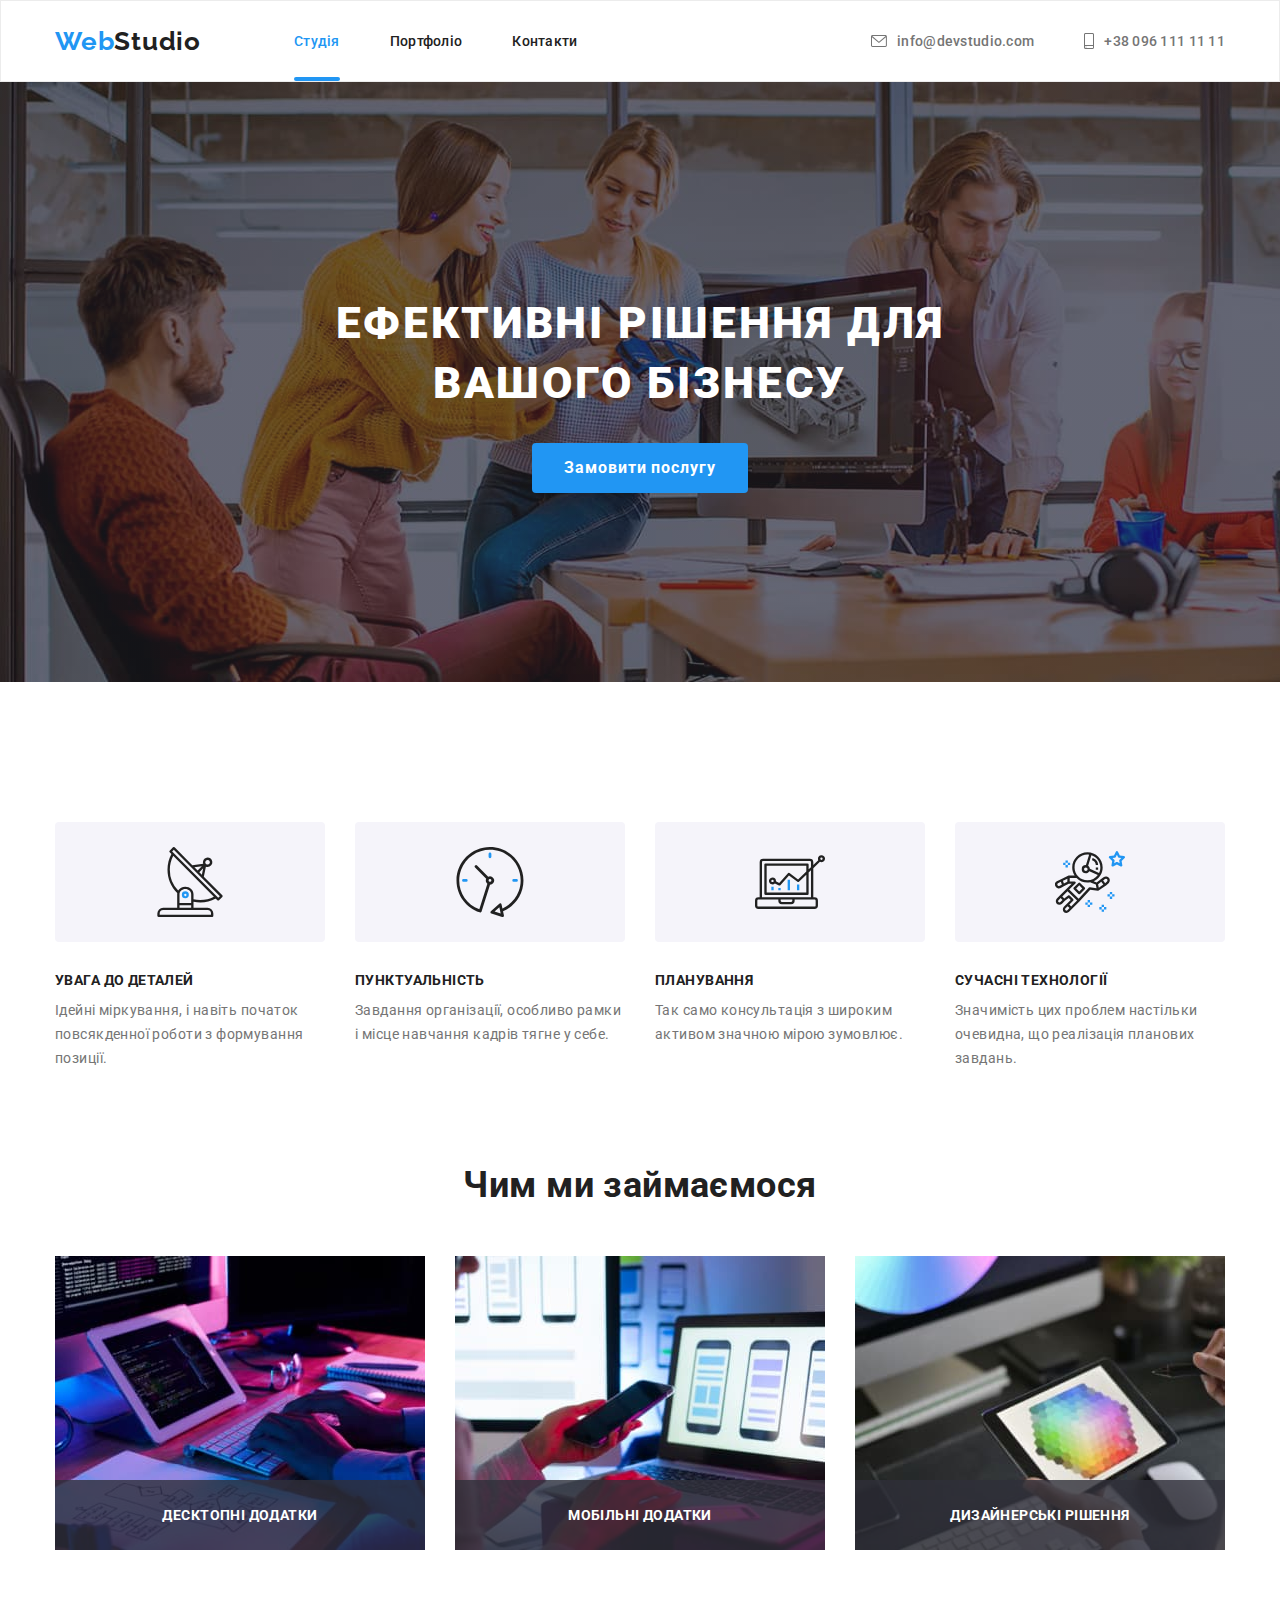
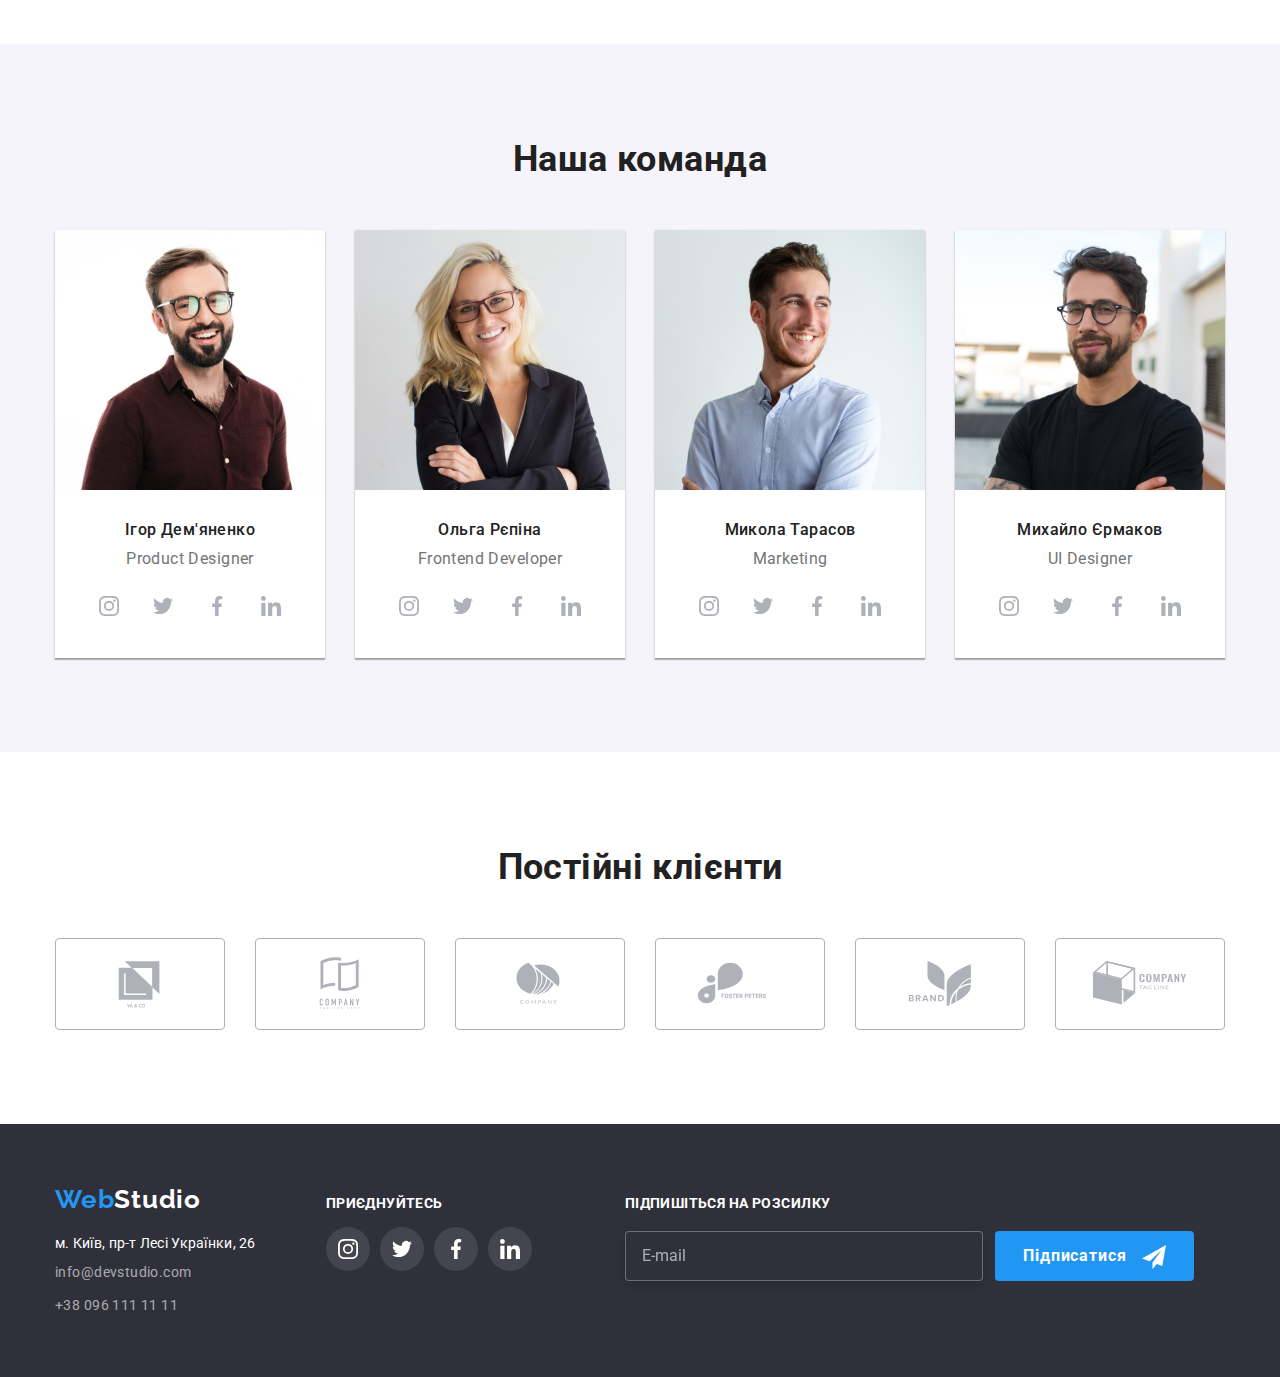
<file: index.html>
<!DOCTYPE html>
<html lang="uk">
  <head>
    <meta charset="UTF-8" />
    <meta http-equiv="X-UA-Compatible" content="IE=edge" />
    <meta name="viewport" content="width=device-width, initial-scale=1.0" />
    <title>Homework7</title>
    <link
      href="https://cdnjs.cloudflare.com/ajax/libs/modern-normalize/1.1.0/modern-normalize.min.css"
      rel="stylesheet"
    />
    <link
      href="https://fonts.googleapis.com/css2?family=Raleway:wght@700&family=Roboto:wght@400;500;700;900&display=swap"
      rel="stylesheet"
    />
    <link rel="stylesheet" href="./css/main.min.css" />
  </head>
  <body>
    <header class="top-header">
      <div class="container row">
        <a class="logo header-logo" href="#"><span class="blue">Web</span>Studio</a>
        <nav>
          <ul class="nav-list">
            <li class="nav-list__item">
              <a class="nav-list__link nav-list__link--current" href="./index.html">Студія</a>
            </li>
            <li class="nav-list__item">
              <a class="nav-list__link" href="./portfolio.html">Портфоліо</a>
            </li>
            <li class="nav-list__item"><a class="nav-list__link" href="#">Контакти</a></li>
          </ul>
        </nav>
        <ul class="contacts">
          <li class="contacts__item">
            <a class="contacts__link" href="mailto:info@devstudio.com"
              ><svg class="contacts__icon contacts__icon--mail">
                <use href="./images/svg/icons.svg#envelope"></use></svg
              >info@devstudio.com</a
            >
          </li>
          <li class="contacts__item">
            <a class="contacts__link" href="tel:+380961111111"
              ><svg class="contacts__icon contacts__icon--smartphone">
                <use href="./images/svg/icons.svg#smartphone"></use></svg
              >+38 096 111 11 11</a
            >
          </li>
        </ul>
      </div>
    </header>
    <main>
      <section class="section header-section">
        <div class="container">
          <h1 class="header">Ефективні рішення для вашого бізнесу</h1>
          <button class="order-btn" type="button" data-modal-open>Замовити послугу</button>
        </div>
        <div class="backdrop is-hidden" data-modal>
          <div class="modal">
            <button class="modal-btn" data-modal-close>
              <svg class="modal-btn-icon" width="18" height="18">
                <use href="./images/svg/icons.svg#close-black-18dp"></use>
              </svg>
            </button>
            <form class="registration-form" name="registration-form">
              <strong class="registration-text">Залиште свої дані, ми вам передзвонимо</strong>
              <div class="registration-form-group" role="group">
                <label class="registration-form-field">
                  <span class="registration-form-label">Ім'я</span>
                  <input class="registration-form-input" type="text" name="data" />
                  <svg class="registration-form-icon" width="18" height="18">
                    <use href="./images/svg/icons.svg#person-black"></use>
                  </svg>
                </label>
                <label class="registration-form-field">
                  <span class="registration-form-label">Телефон</span>
                  <input class="registration-form-input" type="tel" name="data" />
                  <svg class="registration-form-icon" width="18" height="18">
                    <use href="./images/svg/icons.svg#phone-black"></use>
                  </svg>
                </label>
                <label class="registration-form-field">
                  <span class="registration-form-label">Пошта</span>
                  <input class="registration-form-input" type="email" name="data" />
                  <svg class="registration-form-icon" width="18" height="18">
                    <use href="./images/svg/icons.svg#email-black"></use>
                  </svg>
                </label>
                <label class="registration-field">
                  <span class="registration-form-label">Коментар</span>
                  <textarea
                    class="registration-comment"
                    name="comment"
                    rows="5"
                    placeholder="Введіть текст"
                  ></textarea>
                </label>
              </div>
              <label class="registration-agreement">
                <input
                  class="registration-checkbox visually-hidden"
                  type="checkbox"
                  name="agreement"
                />
                <svg class="register-checkbox-icon" width="16" height="15">
                  <use class="icon-checked" href="./images/svg/icons.svg#icon-check"></use>
                  <use class="icon-unchecked" href="./images/svg/icons.svg#icon-unchecked"></use>
                </svg>
                <span class="registration-agreement-label"
                  >Погоджуюся з розсилкою та приймаю
                  <a class="registration-link" href="#" target="_blank"> Умови договору</a></span
                >
              </label>
              <button class="order-btn registration-btn" type="submit">Відправити</button>
            </form>
          </div>
        </div>
      </section>
      <section class="benefits section">
        <div class="container">
          <h2 class="benefits__header visually-hidden">Наші особливості</h2>
          <ul class="benefits__list">
            <li class="benefits__item">
              <div class="benefits__icon-wrapper">
                <svg class="benefits__icon">
                  <use href="./images/svg/icons.svg#antenna"></use>
                </svg>
              </div>
              <h3 class="benefits__header">Увага до деталей</h3>
              <p class="benefits__text">
                Ідейні міркування, і навіть початок повсякденної роботи з формування позиції.
              </p>
            </li>
            <li class="benefits__item">
              <div class="benefits__icon-wrapper">
                <svg class="benefits__icon">
                  <use href="./images/svg/icons.svg#clock"></use>
                </svg>
              </div>
              <h3 class="benefits__header">Пунктуальність</h3>
              <p class="benefits__text">
                Завдання організації, особливо рамки і місце навчання кадрів тягне у себе.
              </p>
            </li>
            <li class="benefits__item">
              <div class="benefits__icon-wrapper">
                <svg class="benefits__icon">
                  <use href="./images/svg/icons.svg#diagram"></use>
                </svg>
              </div>
              <h3 class="benefits__header">Планування</h3>
              <p class="benefits__text">
                Так само консультація з широким активом значною мірою зумовлює.
              </p>
            </li>
            <li class="benefits__item">
              <div class="benefits__icon-wrapper">
                <svg class="benefits__icon">
                  <use href="./images/svg/icons.svg#astronaut"></use>
                </svg>
              </div>
              <h3 class="benefits__header">Сучасні технології</h3>
              <p class="benefits__text">
                Значимість цих проблем настільки очевидна, що реалізація планових завдань.
              </p>
            </li>
          </ul>
        </div>
      </section>
      <section class="description">
        <div class="container">
          <h2 class="description__header">Чим ми займаємося</h2>
          <ul class="description__list">
            <li class="description__item">
              <p class="description__text">Десктопні додатки</p>
              <img
                class="description__img"
                src="./images/jpg/1.jpg"
                alt="Процес розробки"
                width="370"
                height="294"
              />
            </li>
            <li class="description__item">
              <p class="description__text">Мобільні додатки</p>
              <img
                class="description__img"
                src="./images/jpg/2.jpg"
                alt="Процес розробки"
                width="370"
                height="294"
              />
            </li>
            <li class="description__item">
              <p class="description__text">Дизайнерські рішення</p>
              <img
                class="description__img"
                src="./images/jpg/3.jpg"
                alt="Процес розробки"
                width="370"
                height="294"
              />
            </li>
          </ul>
        </div>
      </section>
      <section class="team section">
        <div class="container">
          <h2 class="description-header team__header">Наша команда</h2>
          <ul class="team__list">
            <li class="team__item">
              <img
                class="team__img"
                src="./images/jpg/igor.jpg"
                alt="Ігор"
                width="270"
                height="260"
              />
              <div class="team__description">
                <h3 class="team__member">Ігор Дем'яненко</h3>
                <p class="team__post">Product Designer</p>
                <ul class="social-list">
                  <li class="social-list__item">
                    <a class="social-list__link" href="#"
                      ><svg class="social-list__icon">
                        <use href="./images/svg/icons.svg#instagram"></use></svg
                    ></a>
                  </li>
                  <li class="social-list__item">
                    <a class="social-list__link" href="#"
                      ><svg class="social-list__icon">
                        <use href="./images/svg/icons.svg#twitter"></use></svg
                    ></a>
                  </li>
                  <li class="social-list__item">
                    <a class="social-list__link" href="#"
                      ><svg class="social-list__icon">
                        <use href="./images/svg/icons.svg#facebook"></use></svg
                    ></a>
                  </li>
                  <li class="social-list__item">
                    <a class="social-list__link" href="#"
                      ><svg class="social-list__icon">
                        <use href="./images/svg/icons.svg#linkedin"></use></svg
                    ></a>
                  </li>
                </ul>
              </div>
            </li>
            <li class="team__item">
              <img
                class="team__img"
                src="./images/jpg/olga.jpg"
                alt="Ольга"
                width="270"
                height="260"
              />
              <div class="team__description">
                <h3 class="team__member">Ольга Рєпіна</h3>
                <p class="team__post">Frontend Developer</p>
                <ul class="social-list">
                  <li class="social-list__item">
                    <a class="social-list__link" href="#"
                      ><svg class="social-list__icon">
                        <use href="./images/svg/icons.svg#instagram"></use></svg
                    ></a>
                  </li>
                  <li class="social-list__item">
                    <a class="social-list__link" href="#"
                      ><svg class="social-list__icon">
                        <use href="./images/svg/icons.svg#twitter"></use></svg
                    ></a>
                  </li>
                  <li class="social-list__item">
                    <a class="social-list__link" href="#"
                      ><svg class="social-list__icon">
                        <use href="./images/svg/icons.svg#facebook"></use></svg
                    ></a>
                  </li>
                  <li class="social-list__item">
                    <a class="social-list__link" href="#"
                      ><svg class="social-list__icon">
                        <use href="./images/svg/icons.svg#linkedin"></use></svg
                    ></a>
                  </li>
                </ul>
              </div>
            </li>
            <li class="team__item">
              <img
                class="team__img"
                src="./images/jpg/mykola.jpg"
                alt="Микола"
                width="270"
                height="260"
              />
              <div class="team__description">
                <h3 class="team__member">Микола Тарасов</h3>
                <p class="team__post">Marketing</p>
                <ul class="social-list">
                  <li class="social-list__item">
                    <a class="social-list__link" href="#"
                      ><svg class="social-list__icon">
                        <use href="./images/svg/icons.svg#instagram"></use></svg
                    ></a>
                  </li>
                  <li class="social-list__item">
                    <a class="social-list__link" href="#"
                      ><svg class="social-list__icon">
                        <use href="./images/svg/icons.svg#twitter"></use></svg
                    ></a>
                  </li>
                  <li class="social-list__item">
                    <a class="social-list__link" href="#"
                      ><svg class="social-list__icon">
                        <use href="./images/svg/icons.svg#facebook"></use></svg
                    ></a>
                  </li>
                  <li class="social-list__item">
                    <a class="social-list__link" href="#"
                      ><svg class="social-list__icon">
                        <use href="./images/svg/icons.svg#linkedin"></use></svg
                    ></a>
                  </li>
                </ul>
              </div>
            </li>
            <li class="team__item">
              <img class=team__img" src="./images/jpg/myhailo.jpg" alt="Михайло" width="270"
              height="260" />
              <div class="team__description">
                <h3 class="team__member">Михайло Єрмаков</h3>
                <p class="team__post">UI Designer</p>
                <ul class="social-list">
                  <li class="social-list__item">
                    <a class="social-list__link" href="#"
                      ><svg class="social-list__icon">
                        <use href="./images/svg/icons.svg#instagram"></use></svg
                    ></a>
                  </li>
                  <li class="social-list__item">
                    <a class="social-list__link" href="#"
                      ><svg class="social-list__icon">
                        <use href="./images/svg/icons.svg#twitter"></use></svg
                    ></a>
                  </li>
                  <li class="social-list__item">
                    <a class="social-list__link" href="#"
                      ><svg class="social-list__icon">
                        <use href="./images/svg/icons.svg#facebook"></use></svg
                    ></a>
                  </li>
                  <li class="social-list__item">
                    <a class="social-list__link" href="#"
                      ><svg class="social-list__icon">
                        <use href="./images/svg/icons.svg#linkedin"></use></svg
                    ></a>
                  </li>
                </ul>
              </div>
            </li>
          </ul>
        </div>
      </section>
      <section class="clients section">
        <div class="container">
          <h2 class="clients__header">Постійні клієнти</h2>
          <ul class="clients__list">
            <li class="clients__item">
              <a class="clients__link" href="#"
                ><svg svg class="clients__icon">
                  <use href="./images/svg/icons.svg#logo-1"></use></svg
              ></a>
            </li>
            <li class="clients__item">
              <a class="clients__link" href="#"
                ><svg svg class="clients__icon">
                  <use href="./images/svg/icons.svg#logo-2"></use></svg
              ></a>
            </li>
            <li class="clients__item">
              <a class="clients__link" href="#"
                ><svg svg class="clients__icon">
                  <use href="./images/svg/icons.svg#logo-3"></use></svg
              ></a>
            </li>
            <li class="clients__item">
              <a class="clients__link" href="#"
                ><svg svg class="clients__icon">
                  <use href="./images/svg/icons.svg#logo-4"></use></svg
              ></a>
            </li>
            <li class="clients__item">
              <a class="clients__link" href="#"
                ><svg svg class="clients__icon">
                  <use href="./images/svg/icons.svg#logo-5"></use></svg
              ></a>
            </li>
            <li class="clients__item">
              <a class="clients__link" href="#"
                ><svg svg class="clients__icon">
                  <use href="./images/svg/icons.svg#logo-6"></use></svg
              ></a>
            </li>
          </ul>
        </div>
      </section>
    </main>
    <footer class="bottom">
      <div class="container row">
        <div class="bottom__item bottom__item--contacts">
          <a class="logo white" href="#"><span class="blue">Web</span>Studio</a>
          <address class="bottom__address">
            <ul class="contacts">
              <li class="contacts__item">
                <a
                  class="contacts__link contacts__link--white"
                  href="https://goo.gl/maps/CPtrU1FHBa2aNyZL9"
                  target="_blank"
                  rel="noopener norefferer nofollow"
                  >м. Київ, пр-т Лесі Українки, 26
                </a>
              </li>
              <li class="contacts__item">
                <a
                  class="contacts__link contacts__link--light-grey"
                  href="mailto:info@devstudio.com"
                  >info@devstudio.com
                </a>
              </li>
              <li class="contacts__item">
                <a class="contacts__link contacts__link--light-grey" href="tel:+380961111111"
                  >+38 096 111 11 11</a
                >
              </li>
            </ul>
          </address>
        </div>
        <div class="bottom__item bottom__item--social">
          <p class="bottom__text">Приєднуйтесь</p>
          <ul class="social-list">
            <li class="social-list__item">
              <a class="social-list__link social-list__link--dark" href="#"
                ><svg class="social-list__icon social-list__icon--light">
                  <use href="./images/svg/icons.svg#instagram"></use></svg
              ></a>
            </li>
            <li class="social-list__item">
              <a class="social-list__link social-list__link--dark" href="#"
                ><svg class="social-list__icon social-list__icon--light">
                  <use href="./images/svg/icons.svg#twitter"></use></svg
              ></a>
            </li>
            <li class="social-list__item">
              <a class="social-list__link social-list__link--dark" href="#"
                ><svg class="social-list__icon social-list__icon--light">
                  <use href="./images/svg/icons.svg#facebook"></use></svg
              ></a>
            </li>
            <li class="social-list__item">
              <a class="social-list__link social-list__link--dark" href="#"
                ><svg class="social-list__icon social-list__icon--light">
                  <use href="./images/svg/icons.svg#linkedin"></use></svg
              ></a>
            </li>
          </ul>
        </div>
        <div class="bottom__item">
          <p class="bottom__text subscribe__text">Підпишіться на розсилку</p>
          <form class="subscribe-form" name="'subscribe-form">
            <label class="subscribe-form__label">
              <input class="subscribe-form__input" type="email" name="email" placeholder="E-mail" />
            </label>
            <button class="order-btn order-btn--footer" type="Submit">
              Підписатися
              <svg svg class="order-btn__icon" width="24" height="24">
                <use href="./images/svg/icons.svg#icon-send"></use>
              </svg>
            </button>
          </form>
        </div>
      </div>
    </footer>
    <script src="./js/modal.js"></script>
  </body>
</html>
</file>
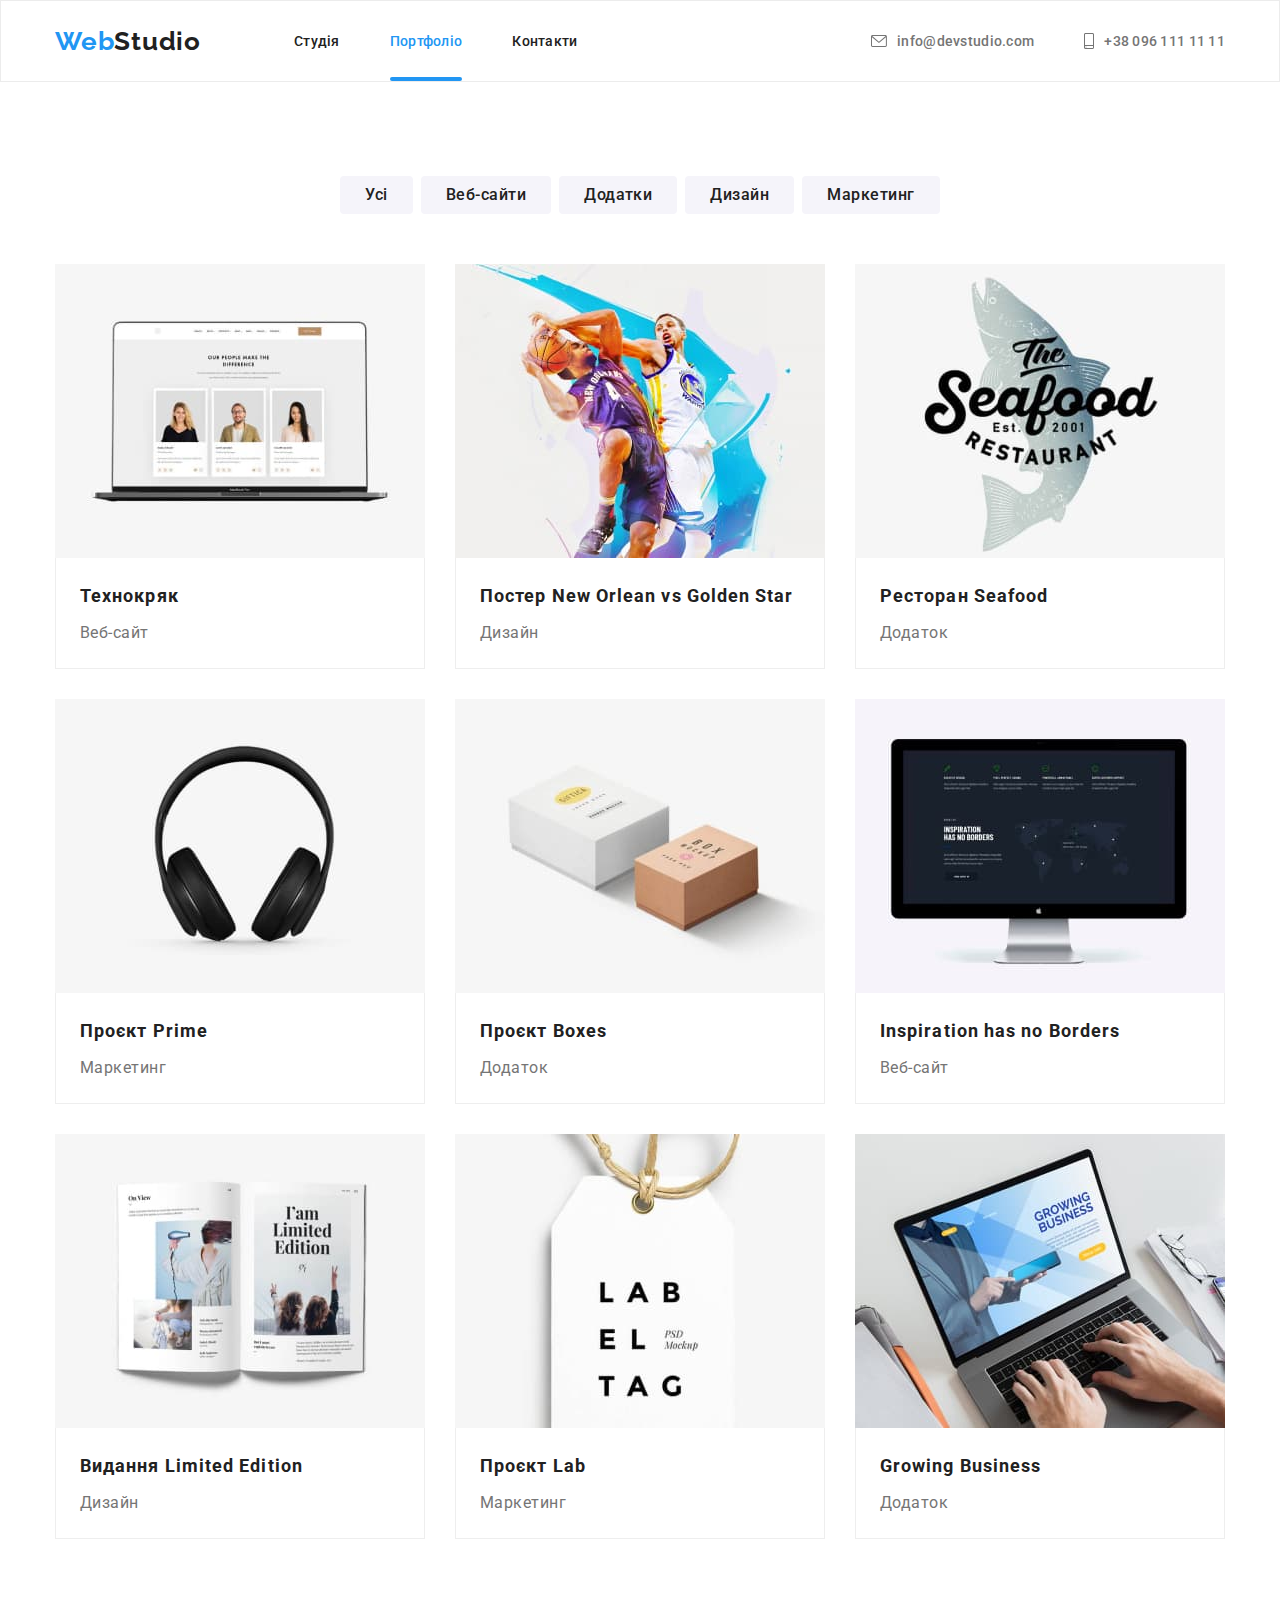
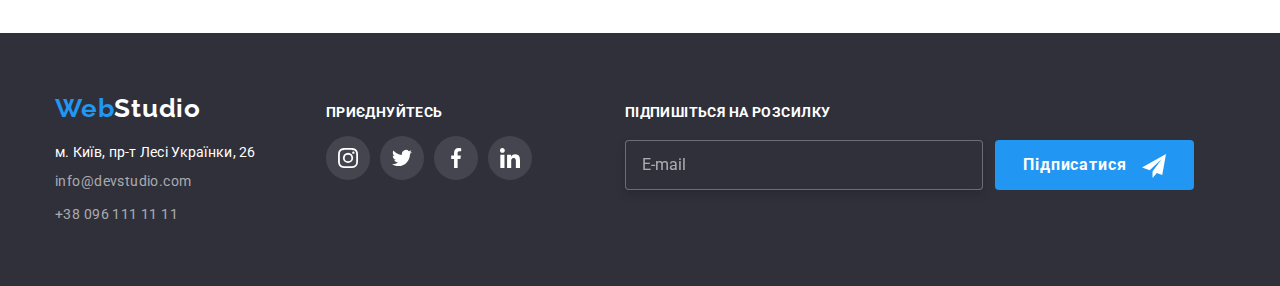
<file: portfolio.html>
<!DOCTYPE html>
<html lang="uk">
  <head>
    <meta charset="UTF-8" />
    <meta http-equiv="X-UA-Compatible" content="IE=edge" />
    <meta name="viewport" content="width=device-width, initial-scale=1.0" />
    <title>Portfolio</title>
    <link
      href="https://cdnjs.cloudflare.com/ajax/libs/modern-normalize/1.1.0/modern-normalize.min.css"
      rel="stylesheet"
    />
    <link
      href="https://fonts.googleapis.com/css2?family=Raleway:wght@700&family=Roboto:wght@400;500;700;900&display=swap"
      rel="stylesheet"
    />
    <link rel="stylesheet" href="./css/main.min.css" />
  </head>
  <body>
    <header class="top-header">
      <div class="container row">
        <a class="logo header-logo header--logo" href="#"><span class="blue">Web</span>Studio</a>
        <nav>
          <ul class="nav-list">
            <li class="nav-list__item"><a class="nav-list__link" href="./index.html">Студія</a></li>
            <li class="nav-list__item">
              <a class="nav-list__link nav-list__link--current" href="./portfolio.html"
                >Портфоліо</a
              >
            </li>
            <li class="nav-list__item"><a class="nav-list__link" href="#">Контакти</a></li>
          </ul>
        </nav>
        <ul class="contacts">
          <li class="contacts__item">
            <a class="contacts__link" href="mailto:info@devstudio.com"
              ><svg class="contacts__icon contacts__icon--mail">
                <use href="./images/svg/icons.svg#envelope"></use></svg
              >info@devstudio.com</a
            >
          </li>
          <li class="contacts__item">
            <a class="contacts__link" href="tel:+380961111111"
              ><svg class="contacts__icon contacts__icon--smartphone">
                <use href="./images/svg/icons.svg#smartphone"></use></svg
              >+38 096 111 11 11</a
            >
          </li>
        </ul>
      </div>
    </header>
    <main>
      <section class="section main-section">
        <div class="container">
          <h1 class="visually-hidden">Портфоліо</h1>
          <ul class="btn-list">
            <li class="btn-item">
              <button class="btn" type="button">Усі</button>
            </li>
            <li class="btn-item">
              <button class="btn" type="button">Веб-сайти</button>
            </li>
            <li class="btn-item">
              <button class="btn" type="button">Додатки</button>
            </li>
            <li class="btn-item">
              <button class="btn" type="button">Дизайн</button>
            </li>
            <li class="btn-item">
              <button class="btn" type="button">Маркетинг</button>
            </li>
          </ul>
          <ul class="examples">
            <li class="examples-item">
              <a class="examples-link" href="#">
                <div class="examples-wrapper">
                  <img class="examples-img" src="./images/jpg/img-1.jpg" alt="Сторінка компанії" />
                  <div class="examples-overlay">
                    <p class="overlay-text">
                      Ресурс пропонує комплексні пропозиції з різним рівнем функціоналу та сервісів.
                      Все це дозволить відвідувачу отримати вичерпні відомості про компанію чи
                      приватну особу.
                    </p>
                  </div>
                </div>
                <div class="examples-descr">
                  <h2 class="examples-header">Технокряк</h2>
                  <p class="examples-text">Веб-сайт</p>
                </div>
              </a>
            </li>
            <li class="examples-item">
              <a class="examples-link" href="#">
                <div class="examples-wrapper">
                  <img
                    class="examples-img"
                    src="./images/jpg/img-2.jpg"
                    alt="Постер з баскетболістами"
                  />
                  <div class="examples-overlay">
                    <p class="overlay-text">
                      Ресурс пропонує комплексні пропозиції з різним рівнем функціоналу та сервісів.
                      Все це дозволить відвідувачу отримати вичерпні відомості про компанію чи
                      приватну особу.
                    </p>
                  </div>
                </div>
                <div class="examples-descr">
                  <h2 class="examples-header">Постер New Orlean vs Golden Star</h2>
                  <p class="examples-text">Дизайн</p>
                </div>
              </a>
            </li>
            <li class="examples-item">
              <a class="examples-link" href="#">
                <div class="examples-wrapper">
                  <img class="examples-img" src="./images/jpg/img-3.jpg" alt="Логотип ресторану" />
                  <div class="examples-overlay">
                    <p class="overlay-text">
                      Ресурс пропонує комплексні пропозиції з різним рівнем функціоналу та сервісів.
                      Все це дозволить відвідувачу отримати вичерпні відомості про компанію чи
                      приватну особу.
                    </p>
                  </div>
                </div>
                <div class="examples-descr">
                  <h2 class="examples-header">Ресторан Seafood</h2>
                  <p class="examples-text">Додаток</p>
                </div>
              </a>
            </li>
            <li class="examples-item">
              <a class="examples-link" href="#">
                <div class="examples-wrapper">
                  <img class="examples-img" src="./images/jpg/img-4.jpg" alt="Навушники" />
                  <div class="examples-overlay">
                    <p class="overlay-text">
                      Ресурс пропонує комплексні пропозиції з різним рівнем функціоналу та сервісів.
                      Все це дозволить відвідувачу отримати вичерпні відомості про компанію чи
                      приватну особу.
                    </p>
                  </div>
                </div>
                <div class="examples-descr">
                  <h2 class="examples-header">Проєкт Prime</h2>
                  <p class="examples-text">Маркетинг</p>
                </div>
              </a>
            </li>
            <li class="examples-item">
              <a class="examples-link" href="#">
                <div class="examples-wrapper">
                  <img class="examples-img" src="./images/jpg/img-5.jpg" alt="Коробки" />
                  <div class="examples-overlay">
                    <p class="overlay-text">
                      Ресурс пропонує комплексні пропозиції з різним рівнем функціоналу та сервісів.
                      Все це дозволить відвідувачу отримати вичерпні відомості про компанію чи
                      приватну особу.
                    </p>
                  </div>
                </div>
                <div class="examples-descr">
                  <h2 class="examples-header">Проєкт Boxes</h2>
                  <p class="examples-text">Додаток</p>
                </div>
              </a>
            </li>
            <li class="examples-item">
              <a class="examples-link" href="#">
                <div class="examples-wrapper">
                  <img class="examples-img" src="./images/jpg/img-6.jpg" alt="Монітор" />
                  <div class="examples-overlay">
                    <p class="overlay-text">
                      Ресурс пропонує комплексні пропозиції з різним рівнем функціоналу та сервісів.
                      Все це дозволить відвідувачу отримати вичерпні відомості про компанію чи
                      приватну особу.
                    </p>
                  </div>
                </div>
                <div class="examples-descr">
                  <h2 class="examples-header">Inspiration has no Borders</h2>
                  <p class="examples-text">Веб-сайт</p>
                </div>
              </a>
            </li>
            <li class="examples-item">
              <a class="examples-link" href="#">
                <div class="examples-wrapper">
                  <img class="examples-img" src="./images/jpg/img-7.jpg" alt="Книга" />
                  <div class="examples-overlay">
                    <p class="overlay-text">
                      Ресурс пропонує комплексні пропозиції з різним рівнем функціоналу та сервісів.
                      Все це дозволить відвідувачу отримати вичерпні відомості про компанію чи
                      приватну особу.
                    </p>
                  </div>
                </div>
                <div class="examples-descr">
                  <h2 class="examples-header">Видання Limited Edition</h2>
                  <p class="examples-text">Дизайн</p>
                </div>
              </a>
            </li>
            <li class="examples-item">
              <a class="examples-link" href="#">
                <div class="examples-wrapper">
                  <img class="examples-img" src="./images/jpg/img-8.jpg" alt="Бейдж" />
                  <div class="examples-overlay">
                    <p class="overlay-text">
                      Ресурс пропонує комплексні пропозиції з різним рівнем функціоналу та сервісів.
                      Все це дозволить відвідувачу отримати вичерпні відомості про компанію чи
                      приватну особу.
                    </p>
                  </div>
                </div>
                <div class="examples-descr">
                  <h2 class="examples-header">Проєкт Lab</h2>
                  <p class="examples-text">Маркетинг</p>
                </div>
              </a>
            </li>
            <li class="examples-item">
              <a class="examples-link" href="#">
                <div class="examples-wrapper">
                  <img
                    class="examples-img"
                    src="./images/jpg/img-9.jpg"
                    alt="Робота за ноутбуком"
                  />
                  <div class="examples-overlay">
                    <p class="overlay-text">
                      Ресурс пропонує комплексні пропозиції з різним рівнем функціоналу та сервісів.
                      Все це дозволить відвідувачу отримати вичерпні відомості про компанію чи
                      приватну особу.
                    </p>
                  </div>
                </div>
                <div class="examples-descr">
                  <h2 class="examples-header">Growing Business</h2>
                  <p class="examples-text">Додаток</p>
                </div>
              </a>
            </li>
          </ul>
        </div>
      </section>
    </main>
    <footer class="bottom">
      <div class="container row">
        <div class="bottom__item bottom__item--contacts">
          <a class="logo white" href="#"><span class="blue">Web</span>Studio</a>
          <address class="bottom__address">
            <ul class="contacts">
              <li class="contacts__item">
                <a
                  class="contacts__link contacts__link--white"
                  href="https://goo.gl/maps/CPtrU1FHBa2aNyZL9"
                  target="_blank"
                  rel="noopener norefferer nofollow"
                  >м. Київ, пр-т Лесі Українки, 26
                </a>
              </li>
              <li class="contacts__item">
                <a
                  class="contacts__link contacts__link--light-grey"
                  href="mailto:info@devstudio.com"
                  >info@devstudio.com
                </a>
              </li>
              <li class="contacts__item">
                <a class="contacts__link contacts__link--light-grey" href="tel:+380961111111"
                  >+38 096 111 11 11</a
                >
              </li>
            </ul>
          </address>
        </div>
        <div class="bottom__item bottom__item--social">
          <p class="bottom__text">Приєднуйтесь</p>
          <ul class="social-list">
            <li class="social-list__item">
              <a class="social-list__link social-list__link--dark" href="#"
                ><svg class="social-list__icon social-list__icon--light">
                  <use href="./images/svg/icons.svg#instagram"></use></svg
              ></a>
            </li>
            <li class="social-list__item">
              <a class="social-list__link social-list__link--dark" href="#"
                ><svg class="social-list__icon social-list__icon--light">
                  <use href="./images/svg/icons.svg#twitter"></use></svg
              ></a>
            </li>
            <li class="social-list__item">
              <a class="social-list__link social-list__link--dark" href="#"
                ><svg class="social-list__icon social-list__icon--light">
                  <use href="./images/svg/icons.svg#facebook"></use></svg
              ></a>
            </li>
            <li class="social-list__item">
              <a class="social-list__link social-list__link--dark" href="#"
                ><svg class="social-list__icon social-list__icon--light">
                  <use href="./images/svg/icons.svg#linkedin"></use></svg
              ></a>
            </li>
          </ul>
        </div>
        <div class="bottom__item">
          <p class="bottom__text subscribe__text">Підпишіться на розсилку</p>
          <form class="subscribe-form" name="'subscribe-form">
            <label class="subscribe-form__label">
              <input class="subscribe-form__input" type="email" name="email" placeholder="E-mail" />
            </label>
            <button class="order-btn order-btn--footer" type="Submit">
              Підписатися
              <svg svg class="order-btn__icon" width="24" height="24">
                <use href="./images/svg/icons.svg#icon-send"></use>
              </svg>
            </button>
          </form>
        </div>
      </div>
    </footer>
  </body>
</html>
</file>
<file: css/main.min.css>
h1,h2,h3,h4,h5,h6,p,ul{margin:0;padding:0;-webkit-box-sizing:border-box;box-sizing:border-box}img{display:block;max-width:100%;height:auto}body{color:#212121;font-family:"Roboto",sans-serif;font-size:14px;letter-spacing:.03em}ul{list-style:none}a{text-decoration:none}.container{max-width:1200px;margin-left:auto;margin-right:auto;padding-left:15px;padding-right:15px}.section{padding-top:94px;padding-bottom:94px}.row{display:-webkit-box;display:-ms-flexbox;display:flex;-webkit-box-align:center;-ms-flex-align:center;align-items:center}.visually-hidden{position:absolute;white-space:nowrap;width:1px;height:1px;overflow:hidden;border:0;padding:0;clip:rect(0 0 0 0);-webkit-clip-path:inset(50%);clip-path:inset(50%);margin:-1px}.description__header,.team__header,.clients__header{color:#212121;font-weight:700;font-size:36px;line-height:1.1666666667;text-align:center;margin-bottom:50px}.logo{color:#212121;font-family:"Raleway",sans-serif;font-weight:700;font-size:26px;line-height:1.1923076923;letter-spacing:.03em;margin-right:93px}.bottom .logo{display:inline-block;margin-bottom:20px;margin-right:0}.bottom .white{color:#fff}.blue{color:#2196f3}.backdrop{position:fixed;top:0;left:0;width:100%;height:100%;background-color:rgba(0,0,0,.2);z-index:1;-webkit-transition-property:opacity,visibility;transition-property:opacity,visibility;-webkit-transition-duration:500ms;transition-duration:500ms;-webkit-transition-timing-function:cubic-bezier(0.4, 0, 0.2, 1);transition-timing-function:cubic-bezier(0.4, 0, 0.2, 1)}.backdrop.is-hidden{opacity:0;pointer-events:none;visibility:hidden}.modal{position:absolute;top:50%;left:50%;padding:40px;-webkit-transform:translate(-50%, -50%);transform:translate(-50%, -50%);width:528px;height:581px;background-color:#fff;border-radius:4px;-webkit-box-shadow:0px 1px 3px rgba(0,0,0,.12),0px 1px 1px rgba(0,0,0,.14),0px 2px 1px rgba(0,0,0,.2);box-shadow:0px 1px 3px rgba(0,0,0,.12),0px 1px 1px rgba(0,0,0,.14),0px 2px 1px rgba(0,0,0,.2)}.modal-btn{position:absolute;top:8px;right:8px;width:30px;height:30px;border:1px solid rgba(0,0,0,.1);background-color:#fff;border-radius:50%;display:-webkit-box;display:-ms-flexbox;display:flex;-webkit-box-pack:center;-ms-flex-pack:center;justify-content:center;-webkit-box-align:center;-ms-flex-align:center;align-items:center;cursor:pointer;-webkit-transition:fill 250ms cubic-bezier(0.4, 0, 0.2, 1);transition:fill 250ms cubic-bezier(0.4, 0, 0.2, 1)}.modal-btn:hover,.modal-btn:focus{fill:#2196f3}.registration-text{display:block;margin-bottom:12px;text-align:center;font-weight:700;font-size:20px;line-height:1.15;text-align:center}.registration-form-field{display:block;margin-bottom:10px;position:relative}.registration-form-label{display:block;text-align:start;margin-bottom:4px;font-weight:400;font-size:12px;line-height:1.1666666667;letter-spacing:.01em;color:#757575}.registration-form-input{width:100%;height:40px;padding:11px 12px 11px 42px;border:1px solid rgba(33,33,33,.2);border-radius:4px;outline:rgba(0,0,0,0);-webkit-transition:border-color 250ms cubic-bezier(0.4, 0, 0.2, 1);transition:border-color 250ms cubic-bezier(0.4, 0, 0.2, 1)}.registration-form-input:hover,.registration-form-input:focus{border-color:#2196f3;cursor:pointer}.registration-form-input:hover+.registration-form-icon,.registration-form-input:hover+.registration-form-icon,.registration-form-input:focus+.registration-form-icon,.registration-form-input:focus+.registration-form-icon{fill:#2196f3}.registration-form-icon{position:absolute;bottom:11px;left:12px;-webkit-transition:fill 250ms cubic-bezier(0.4, 0, 0.2, 1);transition:fill 250ms cubic-bezier(0.4, 0, 0.2, 1)}.registration-comment{width:100%;padding:12px 16px;border:1px solid rgba(33,33,33,.2);border-radius:4px;outline:rgba(0,0,0,0);-webkit-transition:border-color 250ms cubic-bezier(0.4, 0, 0.2, 1);transition:border-color 250ms cubic-bezier(0.4, 0, 0.2, 1);resize:none}.registration-comment:hover,.registration-comment:focus{border-color:#2196f3;cursor:pointer}.registration-comment::-webkit-input-placeholder{font-size:12px;line-height:1.1666666667;letter-spacing:.01em;color:rgba(117,117,117,.5)}.registration-comment::-moz-placeholder{font-size:12px;line-height:1.1666666667;letter-spacing:.01em;color:rgba(117,117,117,.5)}.registration-comment:-ms-input-placeholder{font-size:12px;line-height:1.1666666667;letter-spacing:.01em;color:rgba(117,117,117,.5)}.registration-comment::-ms-input-placeholder{font-size:12px;line-height:1.1666666667;letter-spacing:.01em;color:rgba(117,117,117,.5)}.registration-comment::placeholder{font-size:12px;line-height:1.1666666667;letter-spacing:.01em;color:rgba(117,117,117,.5)}.registration-agreement{display:-webkit-box;display:-ms-flexbox;display:flex;-webkit-box-align:center;-ms-flex-align:center;align-items:center;-webkit-box-pack:center;-ms-flex-pack:center;justify-content:center;margin-top:20px}.registration-agreement-label{font-size:14px;line-height:1.7142857143;color:#757575;-webkit-user-select:none;-moz-user-select:none;-ms-user-select:none;user-select:none;margin-left:8px}.registration-agreement-label a{color:#2196f3;text-decoration:underline}.icon-checked{opacity:0;-webkit-transition:opacity 250ms cubic-bezier(0.4, 0, 0.2, 1);transition:opacity 250ms cubic-bezier(0.4, 0, 0.2, 1)}.icon-unchecked{opacity:1;-webkit-transition:opacity 250ms cubic-bezier(0.4, 0, 0.2, 1);transition:opacity 250ms cubic-bezier(0.4, 0, 0.2, 1)}.registration-checkbox:checked+.register-checkbox-icon .icon-checked{opacity:1}.registration-checkbox:checked+.register-checkbox-icon .icon-unchecked{opacity:0}.registration-btn{margin-top:30px;width:200px;height:50px}.top-header{border:1px solid #ececec}.top-header .nav-list__link{display:inline-block;padding-top:32px;padding-bottom:32px}.top-header .contacts{display:-webkit-box;display:-ms-flexbox;display:flex;margin-left:auto}.top-header .contacts__link{display:-webkit-box;display:-ms-flexbox;display:flex;padding-top:32px;padding-bottom:32px}.nav-list{display:-webkit-box;display:-ms-flexbox;display:flex}.nav-list__item{margin-right:50px;display:block}.nav-list__item:last-child{margin-right:0}.nav-list__link{color:#212121;font-family:"Roboto",sans-serif;font-weight:500;font-size:14px;line-height:1.1428571429;letter-spacing:.02em;position:relative;-webkit-transition:color 250ms cubic-bezier(0.4, 0, 0.2, 1);transition:color 250ms cubic-bezier(0.4, 0, 0.2, 1)}.nav-list__link:hover,.nav-list__link:focus{color:#2196f3}.nav-list__link--current::after{content:"";position:absolute;bottom:0;width:100%;display:block;height:4px;background-color:#2196f3;border-radius:2px}.nav-list__link--current{color:#2196f3}.contacts__link{color:#757575;fill:#757575;font-family:"Roboto",sans-serif;font-weight:500;font-size:14px;line-height:1.1428571429;letter-spacing:.02em;-webkit-transition:color 250ms cubic-bezier(0.4, 0, 0.2, 1),fill 250ms cubic-bezier(0.4, 0, 0.2, 1);transition:color 250ms cubic-bezier(0.4, 0, 0.2, 1),fill 250ms cubic-bezier(0.4, 0, 0.2, 1)}.contacts__link:hover,.contacts__link:focus{color:#2196f3;fill:#2196f3}.contacts__item{margin-right:50px}.contacts__item:last-child{margin-right:0}.contacts__icon--mail{display:-webkit-inline-box;display:-ms-inline-flexbox;display:inline-flex;width:16px;height:16px;margin-right:10px}.contacts__icon--smartphone{display:-webkit-box;display:-ms-flexbox;display:flex;width:10px;height:16px;margin-right:10px}.header-section{text-align:center;padding-top:211px;padding-bottom:189px;max-width:1600px;height:600px;margin-left:auto;margin-right:auto;background-color:#2f303a;background-image:-webkit-gradient(linear, left top, right top, from(rgba(47, 48, 58, 0.4)), to(rgba(47, 48, 58, 0.4))),url(../images/jpg/bgr-img.jpg);background-image:linear-gradient(to right, rgba(47, 48, 58, 0.4), rgba(47, 48, 58, 0.4)),url(../images/jpg/bgr-img.jpg)}.header{color:#fff;font-weight:900;font-size:44px;line-height:1.3636363636;letter-spacing:.06em;text-transform:uppercase;width:700px;margin-left:auto;margin-right:auto;margin-bottom:30px}.order-btn{color:#fff;background-color:#2196f3;cursor:pointer;font-family:"Roboto",sans-serif;font-weight:700;font-size:16px;line-height:1.875;letter-spacing:.06em;border-radius:4px;padding:10px 32px;border:none;-webkit-transition:background-color 250ms cubic-bezier(0.4, 0, 0.2, 1),border-radius 250ms cubic-bezier(0.4, 0, 0.2, 1),-webkit-box-shadow 250ms cubic-bezier(0.4, 0, 0.2, 1);transition:background-color 250ms cubic-bezier(0.4, 0, 0.2, 1),border-radius 250ms cubic-bezier(0.4, 0, 0.2, 1),-webkit-box-shadow 250ms cubic-bezier(0.4, 0, 0.2, 1);transition:background-color 250ms cubic-bezier(0.4, 0, 0.2, 1),box-shadow 250ms cubic-bezier(0.4, 0, 0.2, 1),border-radius 250ms cubic-bezier(0.4, 0, 0.2, 1);transition:background-color 250ms cubic-bezier(0.4, 0, 0.2, 1),box-shadow 250ms cubic-bezier(0.4, 0, 0.2, 1),border-radius 250ms cubic-bezier(0.4, 0, 0.2, 1),-webkit-box-shadow 250ms cubic-bezier(0.4, 0, 0.2, 1)}.order-btn:hover,.order-btn:focus{background-color:#188ce8;-webkit-box-shadow:0px 4px 4px rgba(0,0,0,.15);box-shadow:0px 4px 4px rgba(0,0,0,.15);border-radius:4px}.benefits{padding-top:140px;padding-bottom:94px}.benefits__list{display:-webkit-box;display:-ms-flexbox;display:flex}.benefits__icon-wrapper{display:-webkit-box;display:-ms-flexbox;display:flex;-webkit-box-align:center;-ms-flex-align:center;align-items:center;-webkit-box-pack:center;-ms-flex-pack:center;justify-content:center;width:270px;height:120px;background-color:#f5f4fa;margin-bottom:30px;border-radius:4px}.benefits__icon{display:-webkit-inline-box;display:-ms-inline-flexbox;display:inline-flex;width:70px;height:70px}.benefits__item:not(:last-child){margin-right:30px}.benefits__item{width:270px}.benefits__header{color:#212121;font-weight:700;font-size:14px;line-height:1.1428571429;text-transform:uppercase;margin-bottom:10px}.benefits__header{color:#212121;font-weight:700;font-size:14px;line-height:1.1428571429;text-transform:uppercase;margin-bottom:10px}.benefits__text{color:#757575;line-height:1.7142857143}.description{padding-bottom:94px}.description__text{display:-webkit-box;display:-ms-flexbox;display:flex;position:absolute;bottom:0;font-weight:700;line-height:1.1428571429;text-transform:uppercase;width:100%;height:70px;-webkit-box-pack:center;-ms-flex-pack:center;justify-content:center;-webkit-box-align:center;-ms-flex-align:center;align-items:center;color:#fff;background-color:rgba(47,48,58,.8)}.description__list{display:-webkit-box;display:-ms-flexbox;display:flex}.description__item{position:relative}.description__item:not(:last-child){margin-right:30px}.team{background-color:#f5f4fa}.team__list{display:-webkit-box;display:-ms-flexbox;display:flex}.team__item:not(:last-child){margin-right:30px}.team__item{background-color:#fff;-webkit-box-shadow:0px 1px 3px rgba(0,0,0,.12),0px 1px 1px rgba(0,0,0,.14),0px 2px 1px rgba(0,0,0,.2);box-shadow:0px 1px 3px rgba(0,0,0,.12),0px 1px 1px rgba(0,0,0,.14),0px 2px 1px rgba(0,0,0,.2)}.team__description{padding:30px 32px}.team__member{color:#212121;font-weight:500;font-size:16px;line-height:1.1875;text-align:center;margin-bottom:10px}.team__post{color:#757575;font-size:16px;line-height:1.1875;text-align:center}.social-list{display:-webkit-box;display:-ms-flexbox;display:flex;-webkit-box-pack:center;-ms-flex-pack:center;justify-content:center;margin-top:16px}.social-list__icon{width:20px;height:20px;fill:#afb1b8;-webkit-transition:fill 250ms cubic-bezier(0.4, 0, 0.2, 1);transition:fill 250ms cubic-bezier(0.4, 0, 0.2, 1)}.social-list__item:not(:last-child){margin-right:10px}.social-list__link{display:-webkit-box;display:-ms-flexbox;display:flex;-webkit-box-align:center;-ms-flex-align:center;align-items:center;-webkit-box-pack:center;-ms-flex-pack:center;justify-content:center;width:44px;height:44px;border-radius:50%;-webkit-transition:background-color 250ms cubic-bezier(0.4, 0, 0.2, 1);transition:background-color 250ms cubic-bezier(0.4, 0, 0.2, 1)}.social-list__link:hover,.social-list__link:focus{background-color:#2196f3}.social-list__link:hover .social-list__icon,.social-list__link:focus .social-list__icon{fill:#fff}.clients__list{display:-webkit-box;display:-ms-flexbox;display:flex}.clients__icon{width:106px;height:60px}.clients__link{fill:#afb1b8;display:-webkit-box;display:-ms-flexbox;display:flex;-webkit-box-align:center;-ms-flex-align:center;align-items:center;-webkit-box-pack:center;-ms-flex-pack:center;justify-content:center;width:170px;height:92px;border:1px solid #afb1b8;border-radius:4px;-webkit-transition:fill 250ms cubic-bezier(0.4, 0, 0.2, 1),border-color 250ms cubic-bezier(0.4, 0, 0.2, 1);transition:fill 250ms cubic-bezier(0.4, 0, 0.2, 1),border-color 250ms cubic-bezier(0.4, 0, 0.2, 1)}.clients__link:hover,.clients__link:focus{fill:#2196f3;border-color:#2196f3}.clients__item:not(:last-child){margin-right:30px}.bottom{background-color:#2f303a;padding-top:60px;padding-bottom:60px}.bottom .row{-webkit-box-align:baseline;-ms-flex-align:baseline;align-items:baseline}.bottom .contacts__item{margin-right:0px}.bottom .contacts__item:not(:last-child){margin-bottom:9px}.bottom__address{font-style:normal}.bottom__text{color:#fff;font-weight:700;font-size:14px;line-height:16px;text-transform:uppercase}.bottom__item--contacts{margin-right:70px}.bottom__item--social{margin-right:93px}.contacts__link--white{font-weight:inherit;color:#fff}.contacts__link--light-grey{color:rgba(255,255,255,.6);font-weight:400;font-size:14px;line-height:1.7142857143;letter-spacing:.03em}.social-list__link--dark{background-color:rgba(255,255,255,.1)}.social-list__icon--light{fill:#fff}.order-btn--footer{padding:10px 28px}.order-btn__icon{vertical-align:middle;margin-left:10px}.subscribe__text{margin-bottom:20px}.subscribe-form{display:-webkit-box;display:-ms-flexbox;display:flex}.subscribe-form__label{margin-right:12px}.subscribe-form__input::-webkit-input-placeholder{font-size:16px;line-height:1.25;display:-webkit-box;display:flex;-webkit-box-align:center;align-items:center;color:rgba(255,255,255,.6)}.subscribe-form__input::-moz-placeholder{font-size:16px;line-height:1.25;display:flex;align-items:center;color:rgba(255,255,255,.6)}.subscribe-form__input:-ms-input-placeholder{font-size:16px;line-height:1.25;display:-ms-flexbox;display:flex;-ms-flex-align:center;align-items:center;color:rgba(255,255,255,.6)}.subscribe-form__input::-ms-input-placeholder{font-size:16px;line-height:1.25;display:-ms-flexbox;display:flex;-ms-flex-align:center;align-items:center;color:rgba(255,255,255,.6)}.subscribe-form__input::placeholder{font-size:16px;line-height:1.25;display:-webkit-box;display:-ms-flexbox;display:flex;-webkit-box-align:center;-ms-flex-align:center;align-items:center;color:rgba(255,255,255,.6)}.subscribe-form__input{display:block;height:50px;width:358px;padding:15px 16px;border:1px solid rgba(255,255,255,.3);-webkit-filter:drop-shadow(0px 4px 4px rgba(0, 0, 0, 0.15));filter:drop-shadow(0px 4px 4px rgba(0, 0, 0, 0.15));border-radius:4px;background-color:#2f303a;color:#fff}.btn-list{display:-webkit-box;display:-ms-flexbox;display:flex;margin-bottom:50px;-webkit-box-pack:center;-ms-flex-pack:center;justify-content:center}.btn-list .btn-item:not(:last-child){margin-right:8px}.btn{color:#212121;background-color:#f5f4fa;cursor:pointer;font-family:"Roboto",sans-serif;font-weight:500;font-size:16px;line-height:1.625;text-align:center;letter-spacing:.03em;border-radius:4px;border:none;padding:6px 25px;-webkit-transition:background-color 250ms cubic-bezier(0.4, 0, 0.2, 1),color 250ms cubic-bezier(0.4, 0, 0.2, 1),-webkit-box-shadow 250ms cubic-bezier(0.4, 0, 0.2, 1);transition:background-color 250ms cubic-bezier(0.4, 0, 0.2, 1),color 250ms cubic-bezier(0.4, 0, 0.2, 1),-webkit-box-shadow 250ms cubic-bezier(0.4, 0, 0.2, 1);transition:background-color 250ms cubic-bezier(0.4, 0, 0.2, 1),color 250ms cubic-bezier(0.4, 0, 0.2, 1),box-shadow 250ms cubic-bezier(0.4, 0, 0.2, 1);transition:background-color 250ms cubic-bezier(0.4, 0, 0.2, 1),color 250ms cubic-bezier(0.4, 0, 0.2, 1),box-shadow 250ms cubic-bezier(0.4, 0, 0.2, 1),-webkit-box-shadow 250ms cubic-bezier(0.4, 0, 0.2, 1)}.btn:hover,.btn:focus{background-color:#2196f3;color:#fff;-webkit-box-shadow:0px 3px 1px rgba(0,0,0,.1),0px 1px 2px rgba(0,0,0,.08),0px 2px 2px rgba(0,0,0,.12);box-shadow:0px 3px 1px rgba(0,0,0,.1),0px 1px 2px rgba(0,0,0,.08),0px 2px 2px rgba(0,0,0,.12)}.examples{display:-webkit-box;display:-ms-flexbox;display:flex;-ms-flex-wrap:wrap;flex-wrap:wrap;margin-right:-30px;margin-bottom:-30px}.examples-link{display:block;-webkit-transition:-webkit-box-shadow 250ms cubic-bezier(0.4, 0, 0.2, 1);transition:-webkit-box-shadow 250ms cubic-bezier(0.4, 0, 0.2, 1);transition:box-shadow 250ms cubic-bezier(0.4, 0, 0.2, 1);transition:box-shadow 250ms cubic-bezier(0.4, 0, 0.2, 1), -webkit-box-shadow 250ms cubic-bezier(0.4, 0, 0.2, 1)}.examples-link:hover,.examples-link:focus{-webkit-box-shadow:0px 1px 1px rgba(0,0,0,.12),0px 4px 4px rgba(0,0,0,.06),1px 4px 6px rgba(0,0,0,.16);box-shadow:0px 1px 1px rgba(0,0,0,.12),0px 4px 4px rgba(0,0,0,.06),1px 4px 6px rgba(0,0,0,.16)}.examples-link:hover .examples-overlay,.examples-link:focus .examples-overlay{-webkit-transform:translateY(0);transform:translateY(0)}.examples-item{margin-right:30px;margin-bottom:30px}.examples-header{color:#212121;font-weight:700;font-size:18px;line-height:2;letter-spacing:.06em;margin-bottom:4px}.examples-text{color:#757575;font-size:16px;line-height:1.875;letter-spacing:.03em}.examples-descr{padding:20px 24px;border-right:1px solid #eee;border-bottom:1px solid #eee;border-left:1px solid #eee}.examples-wrapper{position:relative;overflow:hidden}.examples-overlay{position:absolute;top:0;left:0;-webkit-transform:translateY(100%);transform:translateY(100%);-webkit-transition:-webkit-transform 250ms cubic-bezier(0.4, 0, 0.2, 1);transition:-webkit-transform 250ms cubic-bezier(0.4, 0, 0.2, 1);transition:transform 250ms cubic-bezier(0.4, 0, 0.2, 1);transition:transform 250ms cubic-bezier(0.4, 0, 0.2, 1), -webkit-transform 250ms cubic-bezier(0.4, 0, 0.2, 1);width:100%;height:100%;padding:65px 25px 61px 23px;background-color:rgba(33,150,243,.9)}.overlay-text{font-size:18px;line-height:1.5555555556;letter-spacing:.03em;color:#fff}/*# sourceMappingURL=main.min.css.map */
</file>
